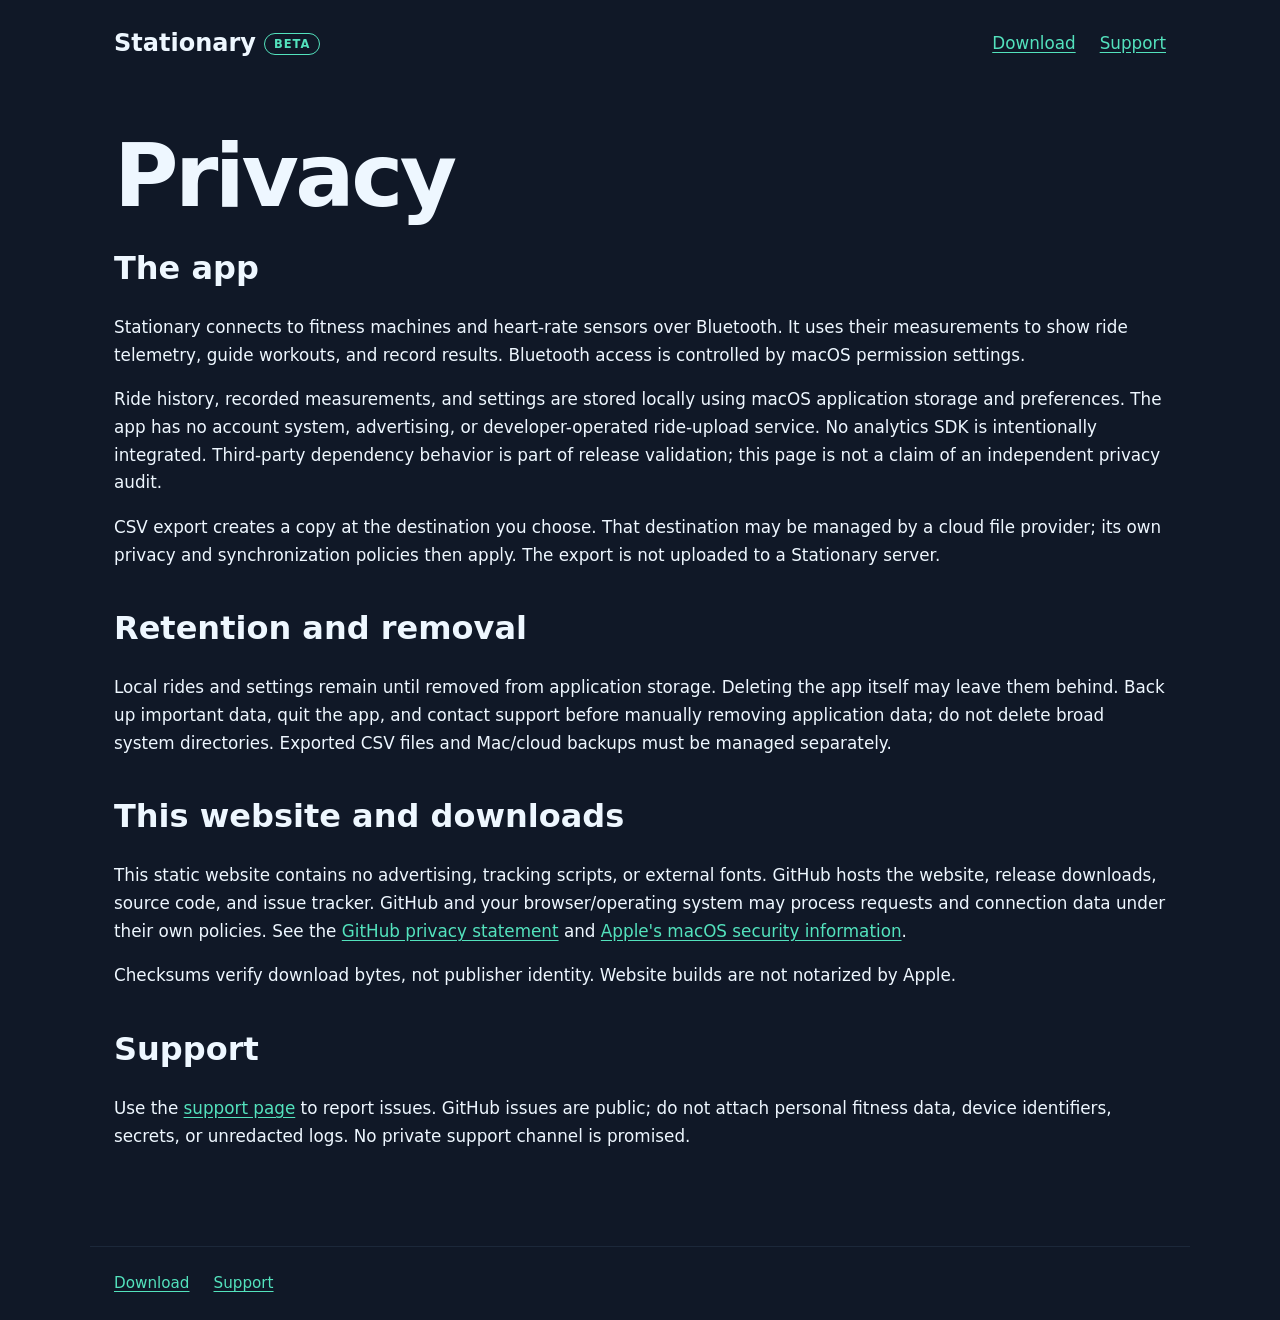
<file: site/privacy.html>
<!doctype html>
<html lang="en">
<head><meta charset="utf-8"><meta name="viewport" content="width=device-width, initial-scale=1"><title>Privacy - Stationary</title><link rel="stylesheet" href="styles.css"></head>
<body>
  <a class="skip" href="#main">Skip to content</a>
  <header><a class="brand" href="index.html">Stationary <span class="badge">Beta</span></a><nav aria-label="Main"><a href="index.html">Download</a><a href="support.html">Support</a></nav></header>
  <main id="main">
    <h1>Privacy</h1>
    <section>
      <h2>The app</h2>
      <p>Stationary connects to fitness machines and heart-rate sensors over Bluetooth. It uses their measurements to show ride telemetry, guide workouts, and record results. Bluetooth access is controlled by macOS permission settings.</p>
      <p>Ride history, recorded measurements, and settings are stored locally using macOS application storage and preferences. The app has no account system, advertising, or developer-operated ride-upload service. No analytics SDK is intentionally integrated. Third-party dependency behavior is part of release validation; this page is not a claim of an independent privacy audit.</p>
      <p>CSV export creates a copy at the destination you choose. That destination may be managed by a cloud file provider; its own privacy and synchronization policies then apply. The export is not uploaded to a Stationary server.</p>
    </section>
    <section>
      <h2>Retention and removal</h2>
      <p>Local rides and settings remain until removed from application storage. Deleting the app itself may leave them behind. Back up important data, quit the app, and contact support before manually removing application data; do not delete broad system directories. Exported CSV files and Mac/cloud backups must be managed separately.</p>
    </section>
    <section>
      <h2>This website and downloads</h2>
      <p>This static website contains no advertising, tracking scripts, or external fonts. GitHub hosts the website, release downloads, source code, and issue tracker. GitHub and your browser/operating system may process requests and connection data under their own policies. See the <a href="https://docs.github.com/en/site-policy/privacy-policies/github-general-privacy-statement">GitHub privacy statement</a> and <a href="https://support.apple.com/en-us/102445">Apple's macOS security information</a>.</p>
      <p>Checksums verify download bytes, not publisher identity. Website builds are not notarized by Apple.</p>
    </section>
    <section>
      <h2>Support</h2>
      <p>Use the <a href="support.html">support page</a> to report issues. GitHub issues are public; do not attach personal fitness data, device identifiers, secrets, or unredacted logs. No private support channel is promised.</p>
    </section>
  </main>
  <footer><a href="index.html">Download</a><a href="support.html">Support</a></footer>
</body>
</html>
</file>
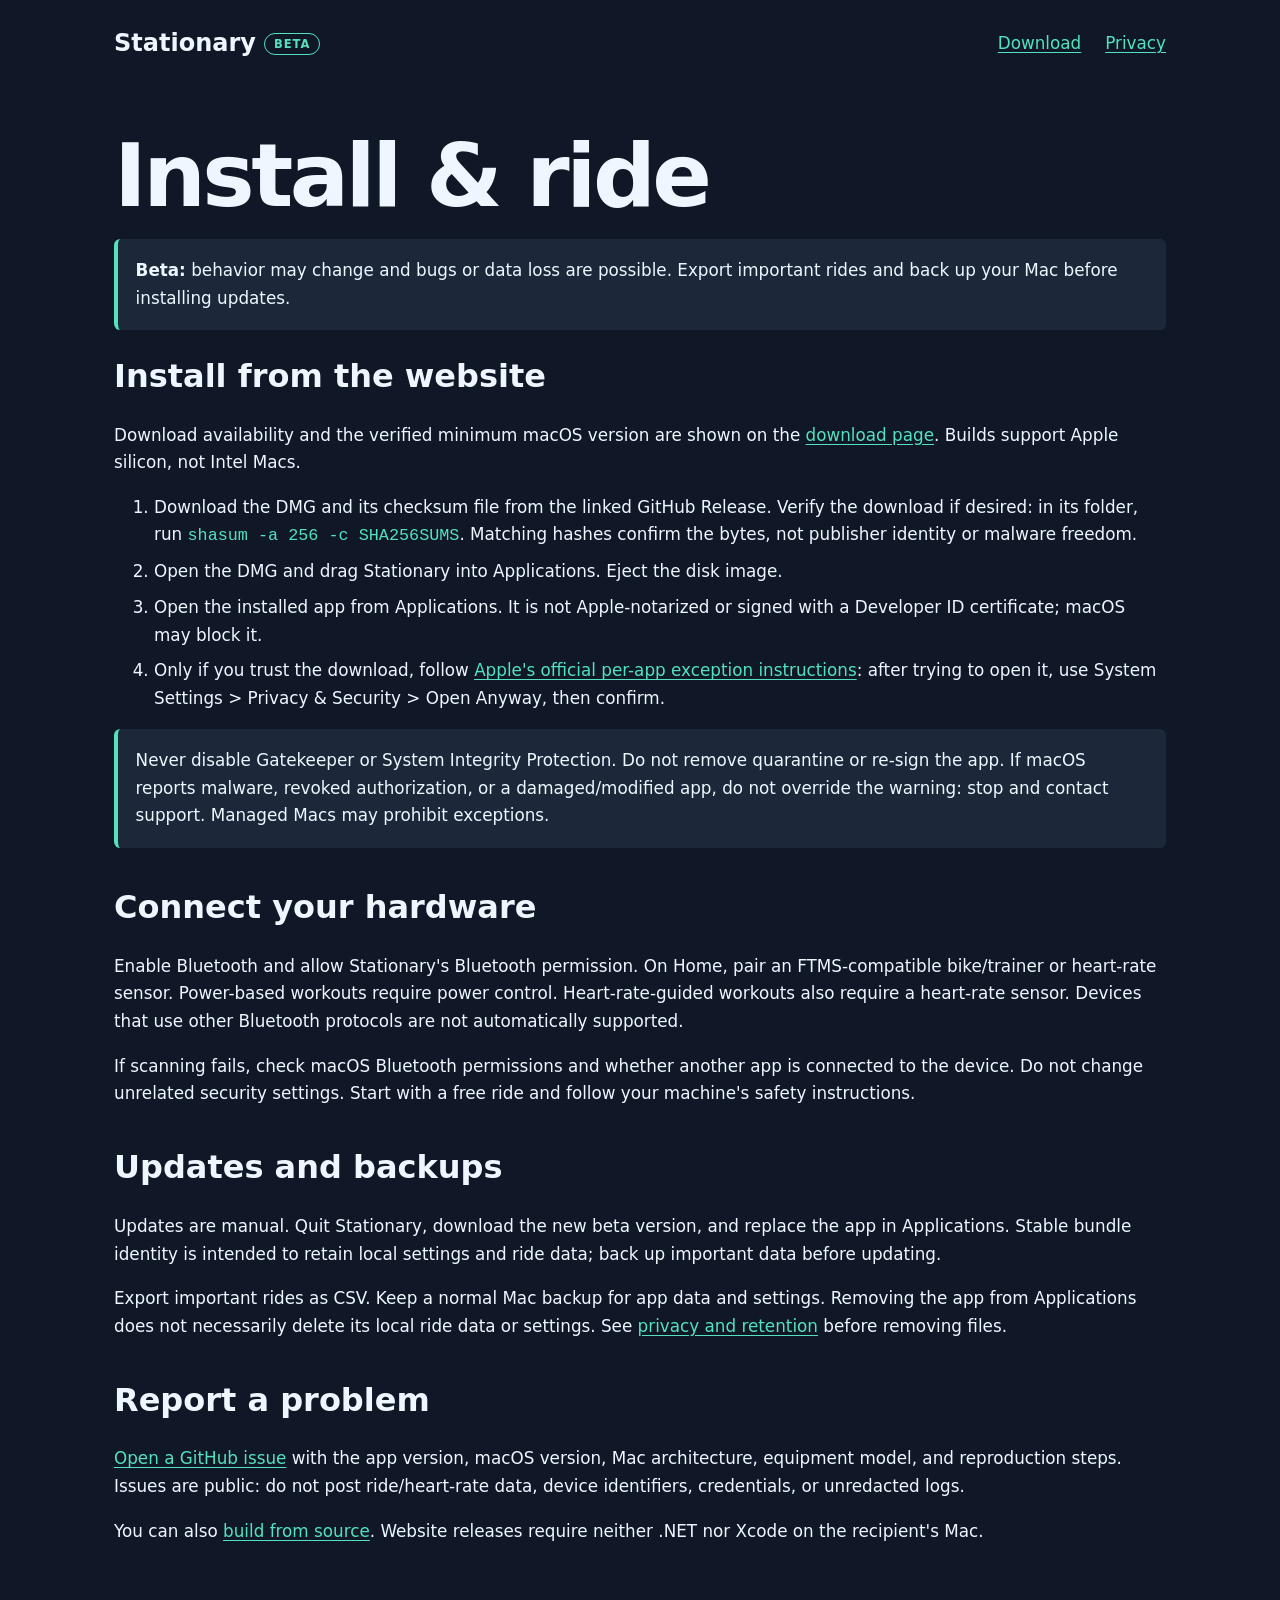
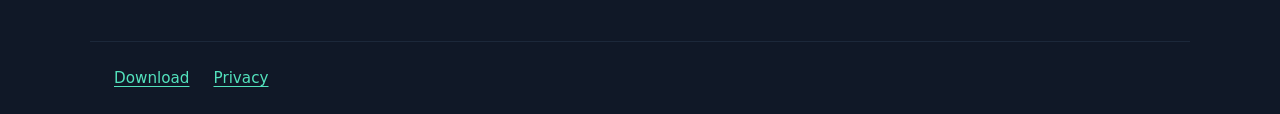
<file: site/support.html>
<!doctype html>
<html lang="en">
<head><meta charset="utf-8"><meta name="viewport" content="width=device-width, initial-scale=1"><title>Install &amp; support - Stationary</title><link rel="stylesheet" href="styles.css"></head>
<body>
  <a class="skip" href="#main">Skip to content</a>
  <header><a class="brand" href="index.html">Stationary <span class="badge">Beta</span></a><nav aria-label="Main"><a href="index.html">Download</a><a href="privacy.html">Privacy</a></nav></header>
  <main id="main">
    <h1>Install &amp; ride</h1>
    <p class="notice"><strong>Beta:</strong> behavior may change and bugs or data loss are possible. Export important rides and back up your Mac before installing updates.</p>
    <section id="install">
      <h2>Install from the website</h2>
      <p>Download availability and the verified minimum macOS version are shown on the <a href="index.html">download page</a>. Builds support Apple silicon, not Intel Macs.</p>
      <ol>
        <li>Download the DMG and its checksum file from the linked GitHub Release. Verify the download if desired: in its folder, run <code>shasum -a 256 -c SHA256SUMS</code>. Matching hashes confirm the bytes, not publisher identity or malware freedom.</li>
        <li>Open the DMG and drag Stationary into Applications. Eject the disk image.</li>
        <li>Open the installed app from Applications. It is not Apple-notarized or signed with a Developer ID certificate; macOS may block it.</li>
        <li>Only if you trust the download, follow <a href="https://support.apple.com/en-us/102445">Apple's official per-app exception instructions</a>: after trying to open it, use System Settings &gt; Privacy &amp; Security &gt; Open Anyway, then confirm.</li>
      </ol>
      <p class="notice">Never disable Gatekeeper or System Integrity Protection. Do not remove quarantine or re-sign the app. If macOS reports malware, revoked authorization, or a damaged/modified app, do not override the warning: stop and contact support. Managed Macs may prohibit exceptions.</p>
    </section>
    <section>
      <h2>Connect your hardware</h2>
      <p>Enable Bluetooth and allow Stationary's Bluetooth permission. On Home, pair an FTMS-compatible bike/trainer or heart-rate sensor. Power-based workouts require power control. Heart-rate-guided workouts also require a heart-rate sensor. Devices that use other Bluetooth protocols are not automatically supported.</p>
      <p>If scanning fails, check macOS Bluetooth permissions and whether another app is connected to the device. Do not change unrelated security settings. Start with a free ride and follow your machine's safety instructions.</p>
    </section>
    <section>
      <h2>Updates and backups</h2>
      <p>Updates are manual. Quit Stationary, download the new beta version, and replace the app in Applications. Stable bundle identity is intended to retain local settings and ride data; back up important data before updating.</p>
      <p>Export important rides as CSV. Keep a normal Mac backup for app data and settings. Removing the app from Applications does not necessarily delete its local ride data or settings. See <a href="privacy.html">privacy and retention</a> before removing files.</p>
    </section>
    <section>
      <h2>Report a problem</h2>
      <p><a href="https://github.com/aalmada/Stationary/issues">Open a GitHub issue</a> with the app version, macOS version, Mac architecture, equipment model, and reproduction steps. Issues are public: do not post ride/heart-rate data, device identifiers, credentials, or unredacted logs.</p>
      <p>You can also <a href="https://github.com/aalmada/Stationary">build from source</a>. Website releases require neither .NET nor Xcode on the recipient's Mac.</p>
    </section>
  </main>
  <footer><a href="index.html">Download</a><a href="privacy.html">Privacy</a></footer>
</body>
</html>
</file>
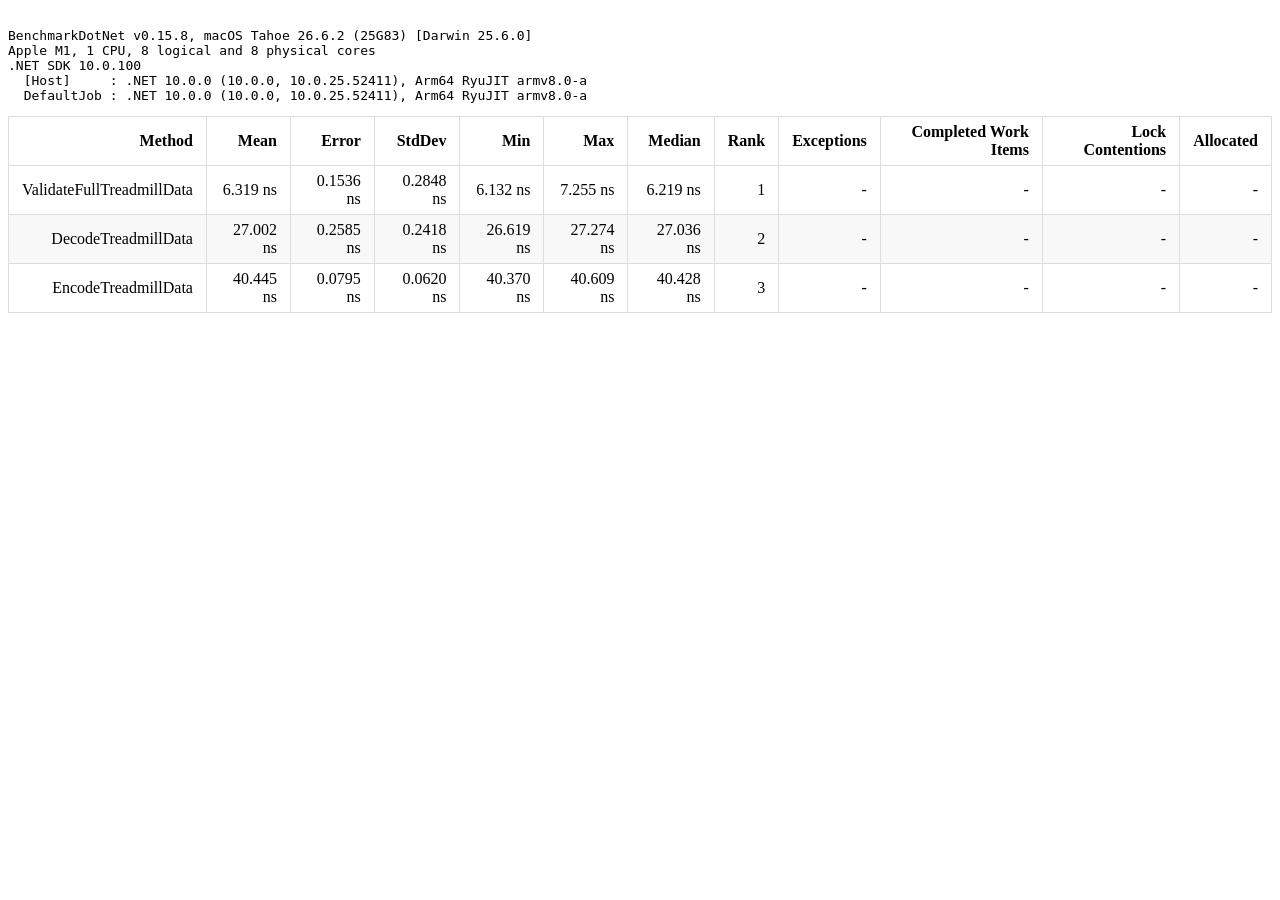
<file: BenchmarkDotNet.Artifacts/results/Stationary.Ftms.Benchmarks.FtmsCodecBenchmarks-report.html>
<!DOCTYPE html>
<html lang='en'>
<head>
<meta charset='utf-8' />
<title>BenchmarkRun-joined-2026-09-07-00-10-22</title>

<style type="text/css">
	table { border-collapse: collapse; display: block; width: 100%; overflow: auto; }
	td, th { padding: 6px 13px; border: 1px solid #ddd; text-align: right; }
	tr { background-color: #fff; border-top: 1px solid #ccc; }
	tr:nth-child(even) { background: #f8f8f8; }
</style>
</head>
<body>
<pre><code>
BenchmarkDotNet v0.15.8, macOS Tahoe 26.6.2 (25G83) [Darwin 25.6.0]
Apple M1, 1 CPU, 8 logical and 8 physical cores
.NET SDK 10.0.100
  [Host]     : .NET 10.0.0 (10.0.0, 10.0.25.52411), Arm64 RyuJIT armv8.0-a
  DefaultJob : .NET 10.0.0 (10.0.0, 10.0.25.52411), Arm64 RyuJIT armv8.0-a
</code></pre>
<pre><code></code></pre>

<table>
<thead><tr><th>Method             </th><th>Mean</th><th>Error</th><th>StdDev</th><th>Min</th><th>Max</th><th>Median</th><th>Rank</th><th>Exceptions</th><th>Completed Work Items</th><th>Lock Contentions</th><th>Allocated</th>
</tr>
</thead><tbody><tr><td>ValidateFullTreadmillData</td><td>6.319 ns</td><td>0.1536 ns</td><td>0.2848 ns</td><td>6.132 ns</td><td>7.255 ns</td><td>6.219 ns</td><td>1</td><td>-</td><td>-</td><td>-</td><td>-</td>
</tr><tr><td>DecodeTreadmillData</td><td>27.002 ns</td><td>0.2585 ns</td><td>0.2418 ns</td><td>26.619 ns</td><td>27.274 ns</td><td>27.036 ns</td><td>2</td><td>-</td><td>-</td><td>-</td><td>-</td>
</tr><tr><td>EncodeTreadmillData</td><td>40.445 ns</td><td>0.0795 ns</td><td>0.0620 ns</td><td>40.370 ns</td><td>40.609 ns</td><td>40.428 ns</td><td>3</td><td>-</td><td>-</td><td>-</td><td>-</td>
</tr></tbody></table>
</body>
</html>
</file>
<file: site/styles.css>
:root { color-scheme: dark; --bg: #101827; --surface: #1c283a; --text: #eef7ff; --muted: #bccbdb; --accent: #53e2bd; }
* { box-sizing: border-box; }
html { scroll-behavior: smooth; }
body { margin: 0; background: var(--bg); color: var(--text); font: 1.05rem/1.65 system-ui, sans-serif; }
a { color: var(--accent); text-underline-offset: .2em; }
a:hover { color: white; }
:focus-visible { outline: 3px solid var(--accent); outline-offset: 5px; }
header, main, footer { max-width: 1100px; margin: auto; padding: 1.5rem; }
header { display: flex; align-items: center; justify-content: space-between; gap: 1rem; flex-wrap: wrap; }
nav, footer { display: flex; flex-wrap: wrap; gap: 1.5rem; }
.brand { font-size: 1.5rem; font-weight: 750; color: var(--text); text-decoration: none; }
.badge { display: inline-block; vertical-align: middle; border: 1px solid var(--accent); border-radius: 999px; padding: .08rem .55rem; color: var(--accent); font-size: .72rem; font-weight: 700; letter-spacing: .08em; line-height: 1.6; text-transform: uppercase; }
.skip { position: absolute; top: -10rem; background: var(--bg); padding: 1rem; z-index: 1; }
.skip:focus { top: 0; }
.hero { padding: 3rem 0 1rem; }
.eyebrow { color: var(--accent); font-weight: 650; letter-spacing: .08em; text-transform: uppercase; }
h1 { font-size: clamp(2.6rem, 8vw, 5.5rem); line-height: 1.08; margin: 1rem 0; letter-spacing: -.04em; }
h2 { font-size: 2rem; line-height: 1.2; }
h3 { line-height: 1.3; }
.lead { max-width: 700px; font-size: 1.3rem; color: var(--muted); }
section { margin-bottom: 2.5rem; }
.download { margin: 2rem 0 1rem; }
.button { display: inline-block; background: var(--accent); color: var(--bg); padding: .8rem 1.4rem; border-radius: .6rem; font-weight: 700; text-decoration: none; }
.button:hover { background: white; color: var(--bg); }
.notice { background: var(--surface); border-left: 4px solid var(--accent); padding: 1.1rem; border-radius: .4rem; }
.cards { display: grid; grid-template-columns: repeat(auto-fit, minmax(min(100%, 260px), 1fr)); gap: 1rem; }
.cards article { background: var(--surface); padding: 1.3rem; border-radius: .8rem; }
figure { margin: 2rem 0; }
img { display: block; max-width: 100%; height: auto; border-radius: .8rem; }
figcaption { margin-top: .5rem; color: var(--muted); }
footer { border-top: 1px solid var(--surface); margin-top: 2rem; font-size: .95rem; }
code { overflow-wrap: anywhere; color: var(--accent); }
li { margin: .5rem 0; }
@media (prefers-reduced-motion: reduce) { html { scroll-behavior: auto; } }
</file>
